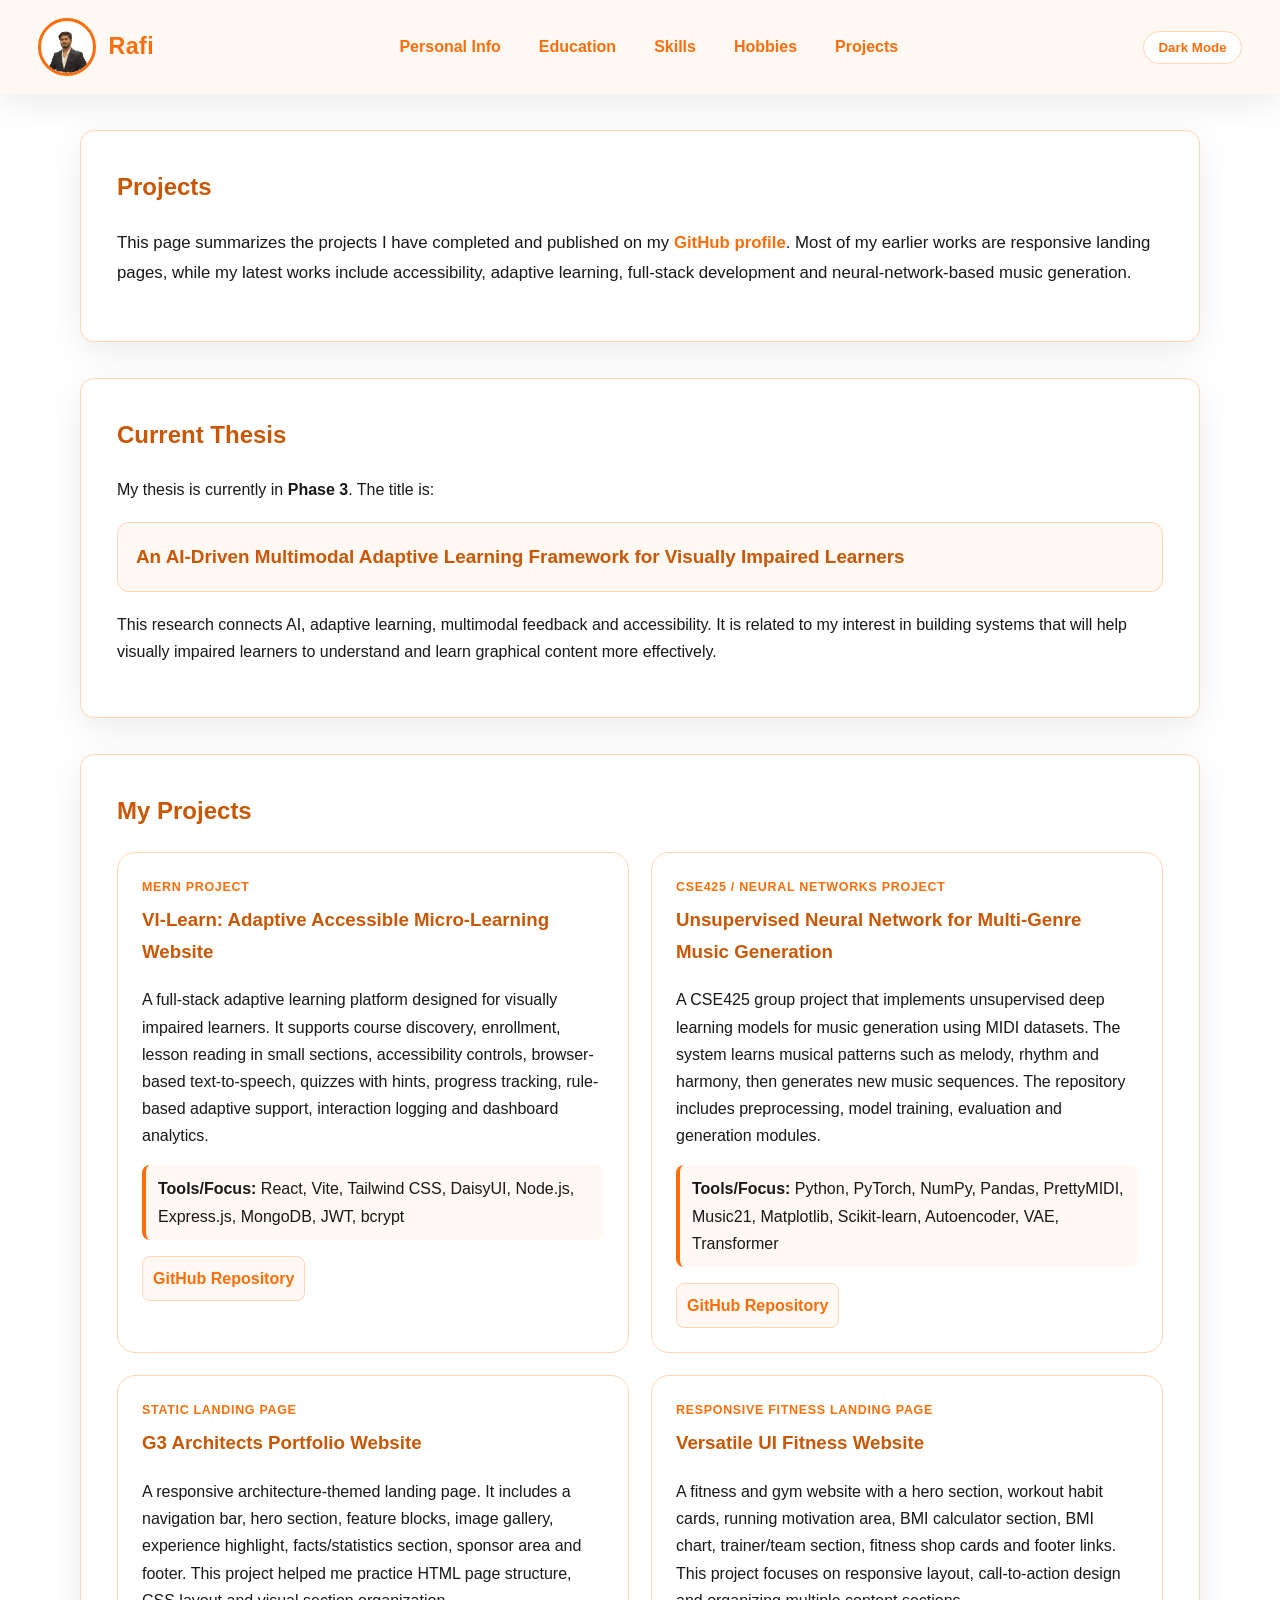
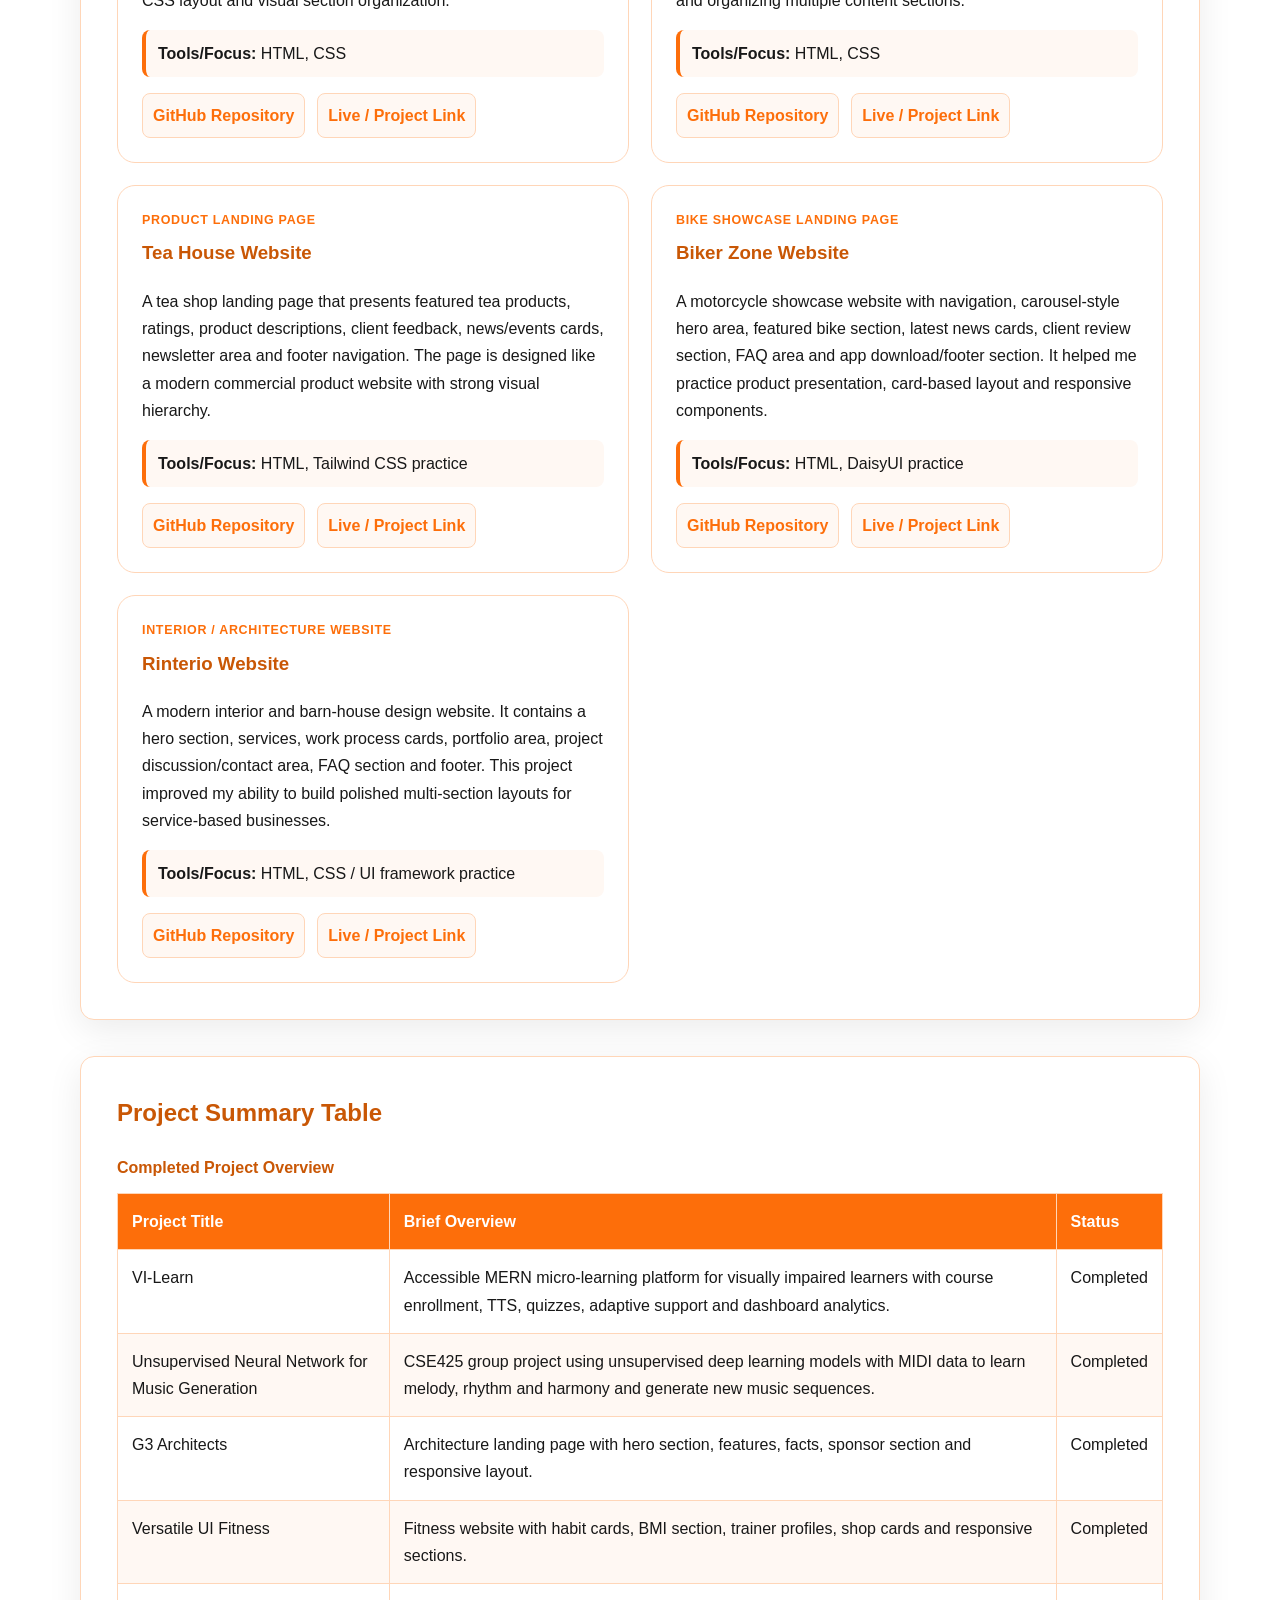
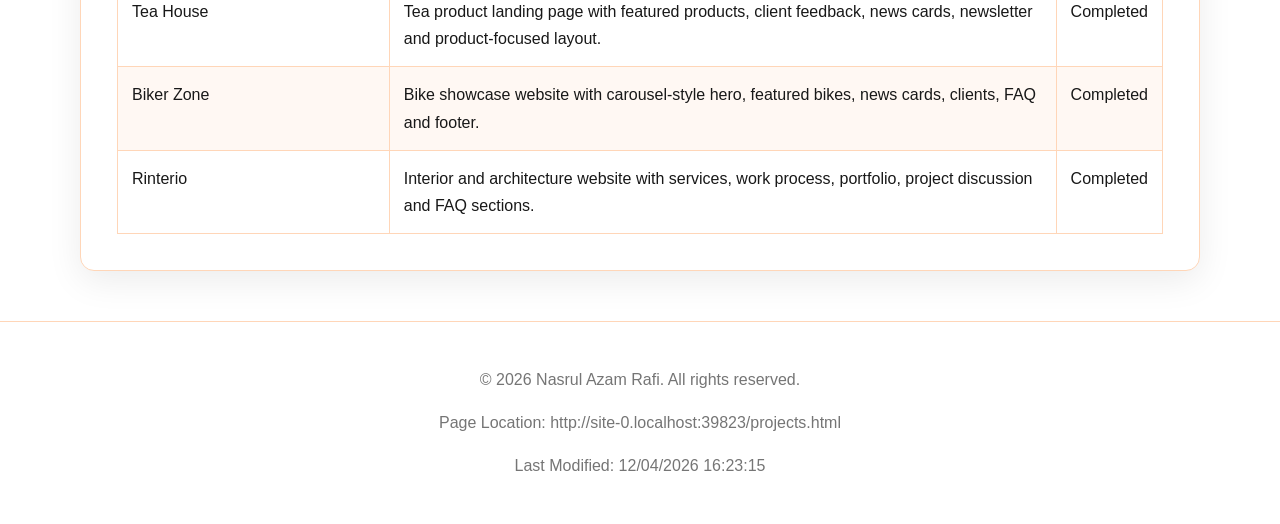
<file: projects.html>
<!DOCTYPE html>
<html lang="en">
<head>
    <meta charset="UTF-8">
    <meta name="viewport" content="width=device-width, initial-scale=1.0">
    <meta name="description" content="Projects page of Nasrul Azam Rafi for CSE 391 personal homepage">
    <meta name="author" content="Nasrul Azam Rafi">
    <title>Nasrul Azam Rafi | Projects</title>
    <link rel="stylesheet" href="style.css">
    <style>
        .project-highlight {
            font-size: 1.05rem;
            line-height: 1.8;
        }
    </style>
</head>
<body>
    <header class="simple-header">
        <nav class="navbar" aria-label="Main navigation">
            <a href="index.html" class="brand">
                <img src="images/my-photo.png" alt="Profile photo of Nasrul Azam Rafi" class="nav-profile">
                <span>Rafi</span>
            </a>
            <ul class="nav-links">
                <li><a href="index.html#personal-info">Personal Info</a></li>
                <li><a href="index.html#education">Education</a></li>
                <li><a href="skills.html">Skills</a></li>
                <li><a href="index.html#hobbies">Hobbies</a></li>
                <li><a href="projects.html">Projects</a></li>
            </ul>
            <button class="theme-toggle" type="button" aria-label="Switch between dark and light mode">Dark Mode</button>
        </nav>
    </header>

    <main>
        <section class="content-section">
            <h1>Projects</h1>
            <p class="project-highlight">
                This page summarizes the projects I have completed and published on my
                <a href="https://github.com/Nasrul-Rafi/" target="_blank" rel="noopener">GitHub profile</a>.
                Most of my earlier works are responsive landing pages, while my latest works include accessibility,
                adaptive learning, full-stack development and neural-network-based music generation.
            </p>
        </section>

        <section class="content-section">
            <h2>Current Thesis</h2>
            <p>
                My thesis is currently in <strong>Phase 3</strong>. The title is:
            </p>
            <p class="thesis-title">
                An AI-Driven Multimodal Adaptive Learning Framework for Visually Impaired Learners
            </p>
            <p>
                This research connects AI, adaptive learning, multimodal feedback and accessibility. It is related to my
                interest in building systems that will help visually impaired learners to understand and learn graphical content more effectively.
            </p>
        </section>

        <section class="content-section">
            <h2>My Projects</h2>
            <div class="project-grid">
                <article class="project-card">
                    <p class="project-type">MERN Project</p>
                    <h3>VI-Learn: Adaptive Accessible Micro-Learning Website</h3>
                    <p>A full-stack adaptive learning platform designed for visually impaired learners. It supports course discovery, enrollment, lesson reading in small sections, accessibility controls, browser-based text-to-speech, quizzes with hints, progress tracking, rule-based adaptive support, interaction logging and dashboard analytics.</p>
                    <p class="project-tools"><strong>Tools/Focus:</strong> React, Vite, Tailwind CSS, DaisyUI, Node.js, Express.js, MongoDB, JWT, bcrypt</p>
                    <div class="project-links">
                        <a href="https://github.com/Nasrul-Rafi/VI_Learners_Web" target="_blank" rel="noopener">GitHub Repository</a>
                    </div>
                </article>
                <article class="project-card">
                    <p class="project-type">CSE425 / Neural Networks Project</p>
                    <h3>Unsupervised Neural Network for Multi-Genre Music Generation</h3>
                    <p>A CSE425 group project that implements unsupervised deep learning models for music generation using MIDI datasets. The system learns musical patterns such as melody, rhythm and harmony, then generates new music sequences. The repository includes preprocessing, model training, evaluation and generation modules.</p>
                    <p class="project-tools"><strong>Tools/Focus:</strong> Python, PyTorch, NumPy, Pandas, PrettyMIDI, Music21, Matplotlib, Scikit-learn, Autoencoder, VAE, Transformer</p>
                    <div class="project-links">
                        <a href="https://github.com/Tarif205/Unsupervised-Neural-Network-for-Multi-Genre-Music-Generation" target="_blank" rel="noopener">GitHub Repository</a>
                    </div>
                </article>
                <article class="project-card">
                    <p class="project-type">Static Landing Page</p>
                    <h3>G3 Architects Portfolio Website</h3>
                    <p>A responsive architecture-themed landing page. It includes a navigation bar, hero section, feature blocks, image gallery, experience highlight, facts/statistics section, sponsor area and footer. This project helped me practice HTML page structure, CSS layout and visual section organization.</p>
                    <p class="project-tools"><strong>Tools/Focus:</strong> HTML, CSS</p>
                    <div class="project-links">
                        <a href="https://github.com/Nasrul-Rafi/g3-architech-portfolio-website" target="_blank" rel="noopener">GitHub Repository</a>
                        <a href="https://nasrul-rafi.github.io/g3-architech-portfolio-website/" target="_blank" rel="noopener">Live / Project Link</a>
                    </div>
                </article>
                <article class="project-card">
                    <p class="project-type">Responsive Fitness Landing Page</p>
                    <h3>Versatile UI Fitness Website</h3>
                    <p>A fitness and gym website with a hero section, workout habit cards, running motivation area, BMI calculator section, BMI chart, trainer/team section, fitness shop cards and footer links. This project focuses on responsive layout, call-to-action design and organizing multiple content sections.</p>
                    <p class="project-tools"><strong>Tools/Focus:</strong> HTML, CSS</p>
                    <div class="project-links">
                        <a href="https://github.com/Nasrul-Rafi/Versatile-ui-A2" target="_blank" rel="noopener">GitHub Repository</a>
                        <a href="https://nasrul-rafi.github.io/Versatile-ui-A2/" target="_blank" rel="noopener">Live / Project Link</a>
                    </div>
                </article>
                <article class="project-card">
                    <p class="project-type">Product Landing Page</p>
                    <h3>Tea House Website</h3>
                    <p>A tea shop landing page that presents featured tea products, ratings, product descriptions, client feedback, news/events cards, newsletter area and footer navigation. The page is designed like a modern commercial product website with strong visual hierarchy.</p>
                    <p class="project-tools"><strong>Tools/Focus:</strong> HTML, Tailwind CSS practice</p>
                    <div class="project-links">
                        <a href="https://github.com/Nasrul-Rafi/Tea-House-Website-using-Tailwind" target="_blank" rel="noopener">GitHub Repository</a>
                        <a href="https://nasrul-rafi.github.io/Tea-House-Website-using-Tailwind/" target="_blank" rel="noopener">Live / Project Link</a>
                    </div>
                </article>
                <article class="project-card">
                    <p class="project-type">Bike Showcase Landing Page</p>
                    <h3>Biker Zone Website</h3>
                    <p>A motorcycle showcase website with navigation, carousel-style hero area, featured bike section, latest news cards, client review section, FAQ area and app download/footer section. It helped me practice product presentation, card-based layout and responsive components.</p>
                    <p class="project-tools"><strong>Tools/Focus:</strong> HTML, DaisyUI practice</p>
                    <div class="project-links">
                        <a href="https://github.com/Nasrul-Rafi/Biker-Zone-with-daisyUI" target="_blank" rel="noopener">GitHub Repository</a>
                        <a href="https://nasrul-rafi.github.io/Biker-Zone-with-daisyUI/" target="_blank" rel="noopener">Live / Project Link</a>
                    </div>
                </article>
                <article class="project-card">
                    <p class="project-type">Interior / Architecture Website</p>
                    <h3>Rinterio Website</h3>
                    <p>A modern interior and barn-house design website. It contains a hero section, services, work process cards, portfolio area, project discussion/contact area, FAQ section and footer. This project improved my ability to build polished multi-section layouts for service-based businesses.</p>
                    <p class="project-tools"><strong>Tools/Focus:</strong> HTML, CSS / UI framework practice</p>
                    <div class="project-links">
                        <a href="https://github.com/Nasrul-Rafi/Rinterio-Website-A3" target="_blank" rel="noopener">GitHub Repository</a>
                        <a href="https://nasrul-rafi.github.io/Rinterio-Website-A3/" target="_blank" rel="noopener">Live / Project Link</a>
                    </div>
                </article>
            </div>
        </section>

        <section class="content-section">
            <h2>Project Summary Table</h2>
            <div class="table-wrapper">
                <table>
                    <caption>Completed Project Overview</caption>
                    <thead>
                        <tr>
                            <th>Project Title</th>
                            <th>Brief Overview</th>
                            <th>Status</th>
                        </tr>
                    </thead>
                    <tbody>
                        <tr>
                            <td>VI-Learn</td>
                            <td>Accessible MERN micro-learning platform for visually impaired learners with course enrollment, TTS, quizzes, adaptive support and dashboard analytics.</td>
                            <td>Completed </td>
                        </tr>
                        <tr>
                            <td>Unsupervised Neural Network for Music Generation</td>
                            <td>CSE425 group project using unsupervised deep learning models with MIDI data to learn melody, rhythm and harmony and generate new music sequences.</td>
                            <td>Completed</td>
                        </tr>
                        <tr>
                            <td>G3 Architects</td>
                            <td>Architecture landing page with hero section, features, facts, sponsor section and responsive layout.</td>
                            <td>Completed</td>
                        </tr>
                        <tr>
                            <td>Versatile UI Fitness</td>
                            <td>Fitness website with habit cards, BMI section, trainer profiles, shop cards and responsive sections.</td>
                            <td>Completed</td>
                        </tr>
                        <tr>
                            <td>Tea House</td>
                            <td>Tea product landing page with featured products, client feedback, news cards, newsletter and product-focused layout.</td>
                            <td>Completed</td>
                        </tr>
                        <tr>
                            <td>Biker Zone</td>
                            <td>Bike showcase website with carousel-style hero, featured bikes, news cards, clients, FAQ and footer.</td>
                            <td>Completed</td>
                        </tr>
                        <tr>
                            <td>Rinterio</td>
                            <td>Interior and architecture website with services, work process, portfolio, project discussion and FAQ sections.</td>
                            <td>Completed</td>
                        </tr>
                    </tbody>
                </table>
            </div>
        </section>
    </main>

    <footer class="site-footer">
        <p>&copy; <span id="year"></span> Nasrul Azam Rafi. All rights reserved.</p>
        <p id="pageLocation">Page Location: </p>
        <p id="lastModified">Last Modified: </p>
    </footer>

    <script src="script.js"></script>
</body>
</html>
</file>
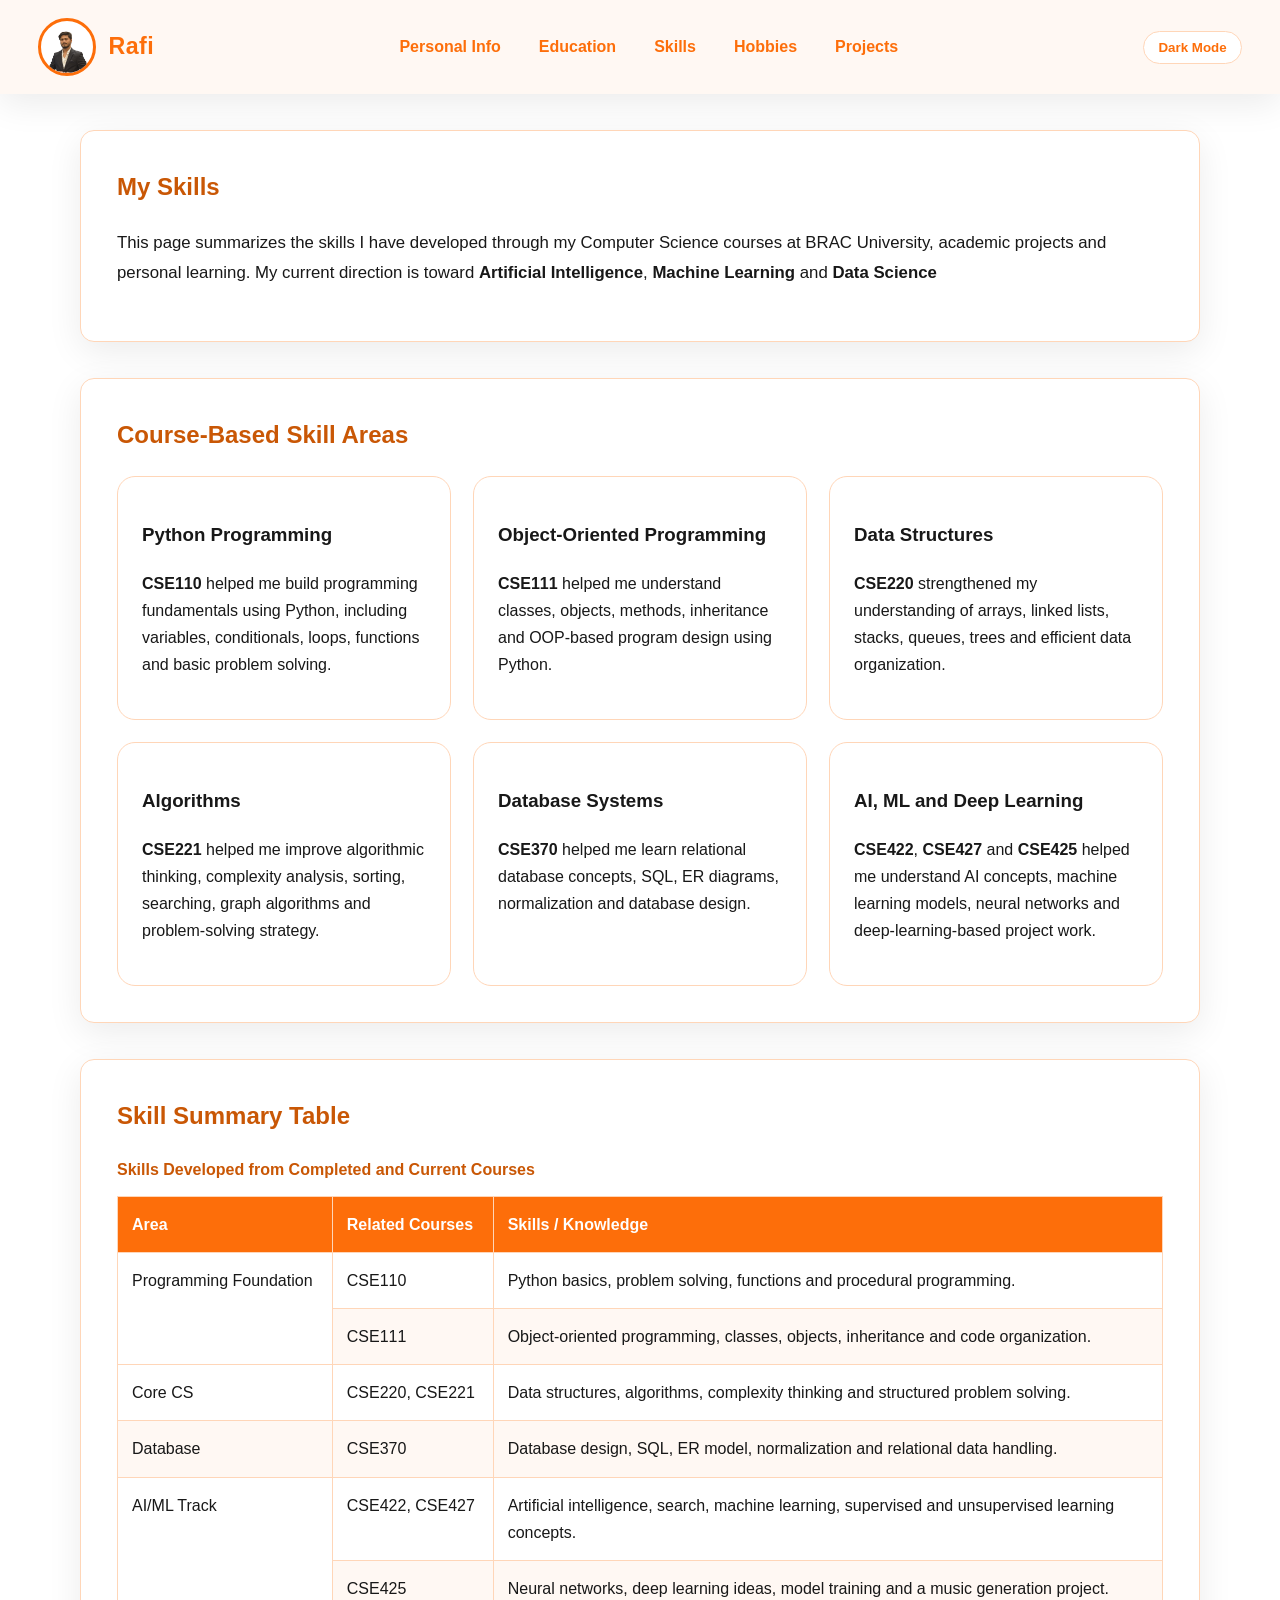
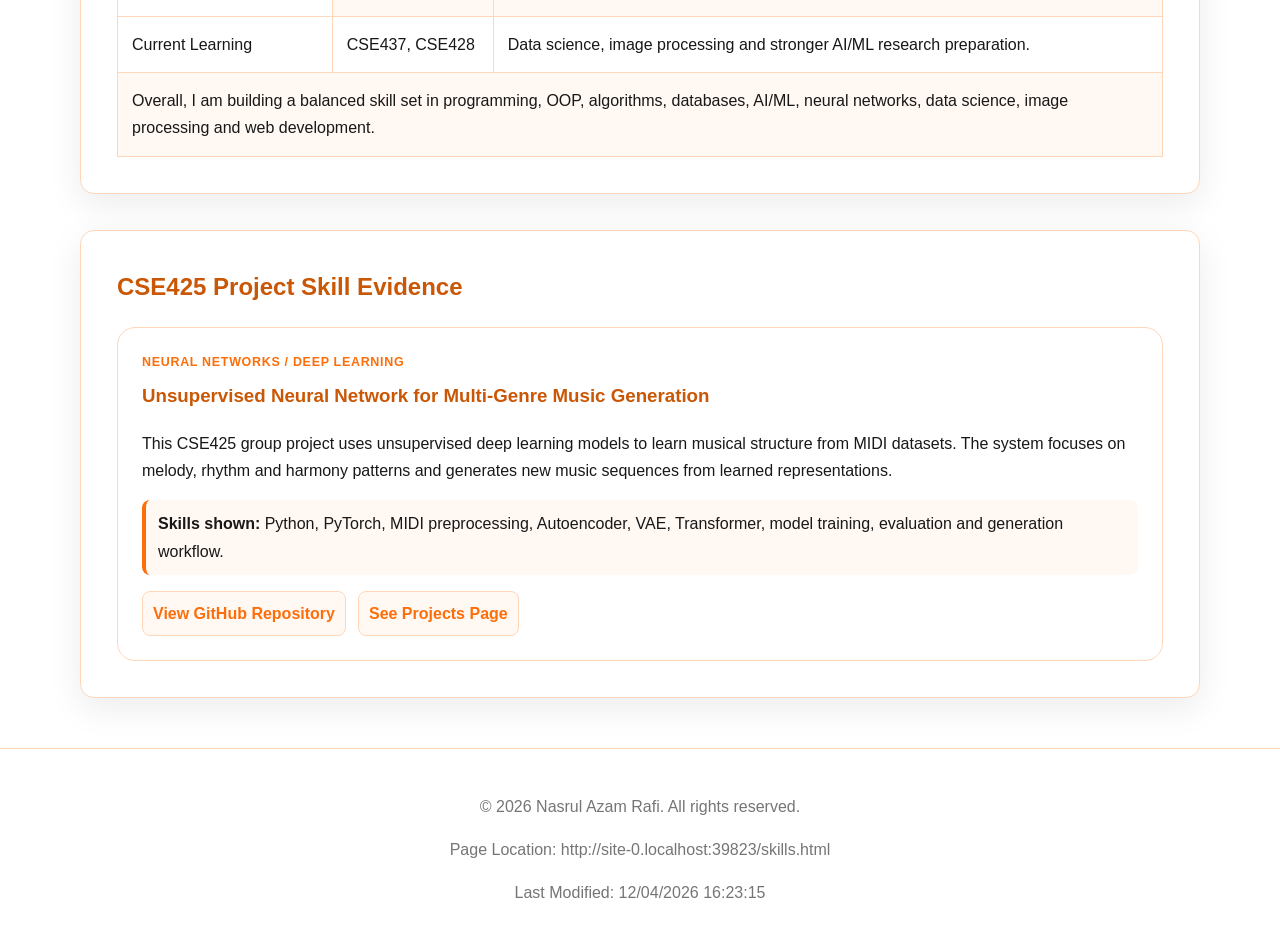
<file: skills.html>
<!DOCTYPE html>
<html lang="en">
<head>
    <meta charset="UTF-8">
    <meta name="viewport" content="width=device-width, initial-scale=1.0">
    <meta name="description" content="Skills page of Nasrul Azam Rafi for CSE 391 personal homepage">
    <meta name="author" content="Nasrul Azam Rafi">
    <title>Nasrul Azam Rafi | Skills</title>
    <link rel="stylesheet" href="style.css">
    <style>
        .skills-intro {
            font-size: 1.05rem;
            line-height: 1.8;
        }
    </style>
</head>
<body>
    <header class="simple-header">
        <nav class="navbar" aria-label="Main navigation">
            <a href="index.html" class="brand">
                <img src="images/my-photo.png" alt="Profile photo of Nasrul Azam Rafi" class="nav-profile">
                <span>Rafi</span>
            </a>
            <ul class="nav-links">
                <li><a href="index.html#personal-info">Personal Info</a></li>
                <li><a href="index.html#education">Education</a></li>
                <li><a href="skills.html">Skills</a></li>
                <li><a href="index.html#hobbies">Hobbies</a></li>
                <li><a href="projects.html">Projects</a></li>
            </ul>
            <button class="theme-toggle" type="button" aria-label="Switch between dark and light mode">Dark Mode</button>
        </nav>
    </header>

    <main>
        <section class="content-section">
            <h1>My Skills</h1>
            <p class="skills-intro">
                This page summarizes the skills I have developed through my Computer Science courses at BRAC University,
                academic projects and personal learning. My current direction is toward
                <strong>Artificial Intelligence</strong>, <strong>Machine Learning</strong> and <strong>Data Science</strong>
            </p>
        </section>

        <section class="content-section">
            <h2>Course-Based Skill Areas</h2>
            <div class="card-grid">
                <article class="skill-card">
                    <h3>Python Programming</h3>
                    <p><strong>CSE110</strong> helped me build programming fundamentals using Python, including variables, conditionals, loops, functions and basic problem solving.</p>
                </article>
                <article class="skill-card">
                    <h3>Object-Oriented Programming</h3>
                    <p><strong>CSE111</strong> helped me understand classes, objects, methods, inheritance and OOP-based program design using Python.</p>
                </article>
                <article class="skill-card">
                    <h3>Data Structures</h3>
                    <p><strong>CSE220</strong> strengthened my understanding of arrays, linked lists, stacks, queues, trees and efficient data organization.</p>
                </article>
                <article class="skill-card">
                    <h3>Algorithms</h3>
                    <p><strong>CSE221</strong> helped me improve algorithmic thinking, complexity analysis, sorting, searching, graph algorithms and problem-solving strategy.</p>
                </article>
                <article class="skill-card">
                    <h3>Database Systems</h3>
                    <p><strong>CSE370</strong> helped me learn relational database concepts, SQL, ER diagrams, normalization and database design.</p>
                </article>
                <article class="skill-card">
                    <h3>AI, ML and Deep Learning</h3>
                    <p><strong>CSE422</strong>, <strong>CSE427</strong> and <strong>CSE425</strong> helped me understand AI concepts, machine learning models, neural networks and deep-learning-based project work.</p>
                </article>
            </div>
        </section>

        <section class="content-section">
            <h2>Skill Summary Table</h2>
            <div class="table-wrapper">
                <table>
                    <caption>Skills Developed from Completed and Current Courses</caption>
                    <thead>
                        <tr>
                            <th>Area</th>
                            <th>Related Courses</th>
                            <th>Skills / Knowledge</th>
                        </tr>
                    </thead>
                    <tbody>
                        <tr>
                            <td rowspan="2">Programming Foundation</td>
                            <td>CSE110</td>
                            <td>Python basics, problem solving, functions and procedural programming.</td>
                        </tr>
                        <tr>
                            <td>CSE111</td>
                            <td>Object-oriented programming, classes, objects, inheritance and code organization.</td>
                        </tr>
                        <tr>
                            <td>Core CS</td>
                            <td>CSE220, CSE221</td>
                            <td>Data structures, algorithms, complexity thinking and structured problem solving.</td>
                        </tr>
                        <tr>
                            <td>Database</td>
                            <td>CSE370</td>
                            <td>Database design, SQL, ER model, normalization and relational data handling.</td>
                        </tr>
                        <tr>
                            <td rowspan="2">AI/ML Track</td>
                            <td>CSE422, CSE427</td>
                            <td>Artificial intelligence, search, machine learning, supervised and unsupervised learning concepts.</td>
                        </tr>
                        <tr>
                            <td>CSE425</td>
                            <td>Neural networks, deep learning ideas, model training and a music generation project.</td>
                        </tr>
                        <tr>
                            <td>Current Learning</td>
                            <td>CSE437, CSE428</td>
                            <td>Data science, image processing and stronger AI/ML research preparation.</td>
                        </tr>
                        <tr>
                            <td colspan="3">
                                Overall, I am building a balanced skill set in programming, OOP, algorithms, databases, AI/ML,
                                neural networks, data science, image processing and web development.
                            </td>
                        </tr>
                    </tbody>
                </table>
            </div>
        </section>

        <section class="content-section">
            <h2>CSE425 Project Skill Evidence</h2>
            <article class="project-card">
                <p class="project-type">Neural Networks / Deep Learning</p>
                <h3>Unsupervised Neural Network for Multi-Genre Music Generation</h3>
                <p>
                    This CSE425 group project uses unsupervised deep learning models to learn musical structure from MIDI datasets.
                    The system focuses on melody, rhythm and harmony patterns and generates new music sequences from learned representations.
                </p>
                <p class="project-tools">
                    <strong>Skills shown:</strong> Python, PyTorch, MIDI preprocessing, Autoencoder, VAE, Transformer, model training, evaluation and generation workflow.
                </p>
                <div class="project-links">
                    <a href="https://github.com/Tarif205/Unsupervised-Neural-Network-for-Multi-Genre-Music-Generation" target="_blank" rel="noopener">View GitHub Repository</a>
                    <a href="projects.html">See Projects Page</a>
                </div>
            </article>
        </section>
    </main>

    <footer class="site-footer">
        <p>&copy; <span id="year"></span> Nasrul Azam Rafi. All rights reserved.</p>
        <p id="pageLocation">Page Location: </p>
        <p id="lastModified">Last Modified: </p>
    </footer>

    <script src="script.js"></script>
</body>
</html>
</file>
<file: style.css>
:root {
    --bg-color: #ffffff;
    --card-color: #ffffff;
    --text-color: #181818;
    --muted-color: #757575;
    --primary-color: #FD6E0A;
    --primary-dark: #c95705;
    --accent-color: #FFF8F3;
    --accent-strong: #FFE2CC;
    --border-color: #FFD6B8;
    --shadow: 0 10px 35px rgba(0, 0, 0, 0.08);
}

body.dark-mode {
    --bg-color: #111111;
    --card-color: #1d1d1d;
    --text-color: #f5f5f5;
    --muted-color: #c6c6c6;
    --primary-color: #ff8a34;
    --primary-dark: #ffb06f;
    --accent-color: #211a15;
    --accent-strong: #3a2518;
    --border-color: #5c371f;
    --shadow: 0 12px 35px rgba(0, 0, 0, 0.35);
}

* {
    box-sizing: border-box;
}

html {
    scroll-behavior: smooth;
}

body {
    margin: 0;
    font-family: Arial, Helvetica, sans-serif;
    background: var(--bg-color);
    color: var(--text-color);
    line-height: 1.7;
}

a {
    color: var(--primary-color);
    text-decoration: none;
    font-weight: 600;
}

a:hover {
    color: var(--primary-dark);
    text-decoration: underline;
}

.site-header {
    min-height: 100vh;
    background-color: var(--accent-color);
    background-image: url("images/developer.png"), url("images/header_bg.png");
    background-repeat: no-repeat, no-repeat;
    background-position: left 15px top 85px, bottom right;
    background-size: auto 72%, min(50%, 620px);
}

.simple-header {
    background: var(--accent-color);
    box-shadow: var(--shadow);
}

.navbar {
    width: min(1240px, 94%);
    margin: 0 auto;
    padding: 18px 0;
    display: flex;
    align-items: center;
    justify-content: space-between;
    gap: 35px;
}

.brand {
    display: inline-flex;
    align-items: center;
    gap: 12px;
    color: var(--primary-color);
    text-decoration: none;
    font-size: 1.45rem;
    font-weight: 800;
    letter-spacing: 0.5px;
}

.brand:hover {
    color: var(--primary-dark);
    text-decoration: none;
}

.nav-profile {
    width: 58px;
    height: 58px;
    border-radius: 50%;
    object-fit: cover;
    object-position: top center;
    border: 3px solid var(--primary-color);
    background: var(--card-color);
}

.brand span {
    line-height: 1;
}

.nav-links {
    list-style: none;
    display: flex;
    flex-wrap: wrap;
    justify-content: flex-end;
    gap: 18px;
    padding: 0;
    margin: 0;
}
.nav-links a {
    padding: 8px 10px;
    border-radius: 8px;
    transition: background 0.3s ease, transform 0.3s ease;
}

.nav-links a:hover {
    background: var(--accent-strong);
    transform: translateY(-2px);
    text-decoration: none;
}

.theme-toggle {
    border: 1px solid var(--border-color);
    border-radius: 20px;
    background: var(--card-color);
    color: var(--primary-color);
    padding: 8px 14px;
    font-weight: 700;
    cursor: pointer;
    transition: background 0.3s ease, color 0.3s ease, transform 0.3s ease;
}

.theme-toggle:hover {
    background: var(--accent-strong);
    color: var(--primary-dark);
    transform: translateY(-2px);
}

.primary-button,
.contact-form button {
    display: inline-block;
    border: 0;
    border-radius: 8px;
    background: var(--primary-color);
    color: white;
    padding: 10px 18px;
    font-weight: 700;
    cursor: pointer;
    transition: transform 0.3s ease, background 0.3s ease, box-shadow 0.3s ease;
}

.primary-button:hover,
.contact-form button:hover {
    background: var(--primary-dark);
    transform: translateY(-2px);
    box-shadow: var(--shadow);
    text-decoration: none;
}

.hero {
    width: min(1240px, 94%);
    margin: 0 auto;
    padding: 95px 0 80px;
    display: grid;
    grid-template-columns: 1.35fr 0.65fr;
    gap: 80px;
    align-items: center;
}

.small-heading {
    color: var(--primary-color);
    font-weight: 800;
    text-transform: uppercase;
    letter-spacing: 1.2px;
}

.hero h1 {
    font-size: clamp(2.6rem, 6vw, 5rem);
    line-height: 1.05;
    margin: 10px 0;
}

.tagline {
    font-size: 1.25rem;
    color: var(--muted-color);
}

.intro-highlight {
    font-size: 1.05rem;
}

.profile-card {
    background: var(--card-color);
    padding: 18px;
    border-radius: 24px;
    box-shadow: var(--shadow);
    animation: fadeInUp 0.9s ease both;
    display: flex;
    justify-content: center;
    align-items: center;
}

.profile-photo {
    width: 100%;
    max-width: 360px;
    height: 430px;
    object-fit: contain;
    object-position: bottom center;
    border-radius: 18px;
    background: var(--accent-color);
    border: 4px solid var(--accent-strong);
    display: block;
}


.hobby-feature {
    display: grid;
    grid-template-columns: 1.15fr 0.85fr;
    gap: 28px;
    align-items: center;
}

.hobby-text p {
    margin-top: 0;
}

.web-image-card {
    margin: 0;
    padding: 16px;
    background: var(--accent-color);
    border: 1px solid var(--border-color);
    border-radius: 22px;
    box-shadow: var(--shadow);
    text-align: center;
}

.web-interest-image {
    width: 100%;
    max-height: 360px;
    object-fit: cover;
    object-position: center;
    border-radius: 18px;
    border: 3px solid var(--accent-strong);
    display: block;
}


figcaption {
    color: var(--muted-color);
    margin-top: 8px;
    font-size: 0.9rem;
}

.content-section {
    width: min(1120px, 92%);
    margin: 36px auto;
    padding: 36px;
    background: var(--card-color);
    border: 1px solid var(--border-color);
    border-radius: 14px;
    box-shadow: var(--shadow);
}

.content-section h1,
.content-section h2 {
    margin-top: 0;
    color: var(--primary-dark);
}

.two-column {
    display: grid;
    grid-template-columns: 1.4fr 0.6fr;
    gap: 30px;
}

.quick-facts {
    background: var(--accent-color);
    padding: 22px;
    border-radius: 18px;
}

.quick-facts ul,
.favorite-list {
    padding-left: 22px;
}

.colored-text {
    color: var(--primary-color);
    font-weight: 800;
    font-size: 1.08rem;
}

.small-text {
    display: block;
    margin-top: 6px;
    font-size: 0.9rem;
    color: var(--muted-color);
}

blockquote {
    background: var(--accent-color);
    border-left: 5px solid var(--primary-color);
    margin: 24px 0;
    padding: 20px;
    font-size: 1.15rem;
    border-radius: 12px;
}

.thesis-title {
    background: var(--accent-color);
    border: 1px solid var(--border-color);
    color: var(--primary-dark);
    padding: 18px;
    border-radius: 12px;
    font-size: 1.18rem;
    font-weight: 800;
}

.table-wrapper {
    width: 100%;
    overflow-x: auto;
}

table {
    width: 100%;
    border-collapse: collapse;
    min-width: 680px;
}

caption {
    caption-side: top;
    text-align: left;
    font-weight: 800;
    margin-bottom: 12px;
    color: var(--primary-dark);
}

th,
td {
    border: 1px solid var(--border-color);
    padding: 14px;
    text-align: left;
    vertical-align: top;
}

th {
    background: var(--primary-color);
    color: white;
}

tbody tr:nth-child(even) {
    background: var(--accent-color);
}

tbody tr:hover {
    background: rgba(253, 110, 10, 0.15);
}

.card-grid {
    display: grid;
    grid-template-columns: repeat(3, 1fr);
    gap: 22px;
}

.skill-card,
.link-categories article {
    padding: 24px;
    border: 1px solid var(--border-color);
    border-radius: 18px;
    background: var(--bg-color);
    transition: transform 0.3s ease, box-shadow 0.3s ease;
}

.skill-card:hover,
.link-categories article:hover {
    transform: translateY(-6px);
    box-shadow: var(--shadow);
}

.link-categories {
    display: grid;
    grid-template-columns: repeat(3, 1fr);
    gap: 22px;
}



.contact-form {
    display: grid;
    gap: 12px;
}

.contact-form label {
    font-weight: 700;
}

.contact-form input,
.contact-form textarea {
    width: 100%;
    padding: 12px 14px;
    border: 1px solid var(--border-color);
    border-radius: 10px;
    background: var(--bg-color);
    color: var(--text-color);
    font: inherit;
}

.contact-form input:focus,
.contact-form textarea:focus {
    outline: 3px solid var(--accent-color);
    border-color: var(--primary-color);
}

.site-footer {
    margin-top: 50px;
    padding: 28px 5%;
    text-align: center;
    background: var(--card-color);
    border-top: 1px solid var(--border-color);
    color: var(--muted-color);
}

@keyframes fadeInUp {
    from {
        opacity: 0;
        transform: translateY(25px);
    }
    to {
        opacity: 1;
        transform: translateY(0);
    }
}

@media (max-width: 900px) {
    .navbar,
    .hero,
    .two-column,
    .card-grid,
    .link-categories,
    .project-grid,
    .hobby-feature {
        grid-template-columns: 1fr;
    }

    .navbar {
        flex-direction: column;
    }

    .hero {
        padding: 45px 0;
    }
}

@media (max-width: 560px) {
    .content-section {
        padding: 24px;
    }

    .nav-links {
        flex-direction: column;
        align-items: center;
    }

    .hero h1 {
        font-size: 2.4rem;
    }
}


.project-grid {
    display: grid;
    grid-template-columns: repeat(2, 1fr);
    gap: 22px;
}

.project-card {
    padding: 24px;
    border: 1px solid var(--border-color);
    border-radius: 18px;
    background: var(--bg-color);
    transition: transform 0.3s ease, box-shadow 0.3s ease;
}

.project-card:hover {
    transform: translateY(-6px);
    box-shadow: var(--shadow);
}

.project-card h3 {
    color: var(--primary-dark);
    margin-top: 6px;
}

.project-type {
    color: var(--primary-color);
    font-weight: 800;
    text-transform: uppercase;
    letter-spacing: 0.7px;
    font-size: 0.78rem;
    margin: 0;
}

.project-tools {
    background: var(--accent-color);
    border-left: 4px solid var(--primary-color);
    padding: 10px 12px;
    border-radius: 8px;
}

.project-links {
    display: flex;
    flex-wrap: wrap;
    gap: 12px;
    margin-top: 14px;
}

.project-links a {
    border: 1px solid var(--border-color);
    border-radius: 8px;
    padding: 8px 10px;
    background: var(--accent-color);
}

.project-links a:hover {
    background: var(--accent-strong);
    text-decoration: none;
}

.compact-projects .project-card p {
    font-size: 0.95rem;
}

.footer-academic-links {
    margin: 8px auto 12px;
    max-width: 760px;
    font-size: 0.95rem;
}

.footer-academic-links a {
    font-weight: 700;
    color: var(--primary-color);
    text-decoration: underline;
}

.footer-academic-links a:hover {
    color: var(--primary-dark);
}


.section-action {
    margin-top: 24px;
}
</file>
